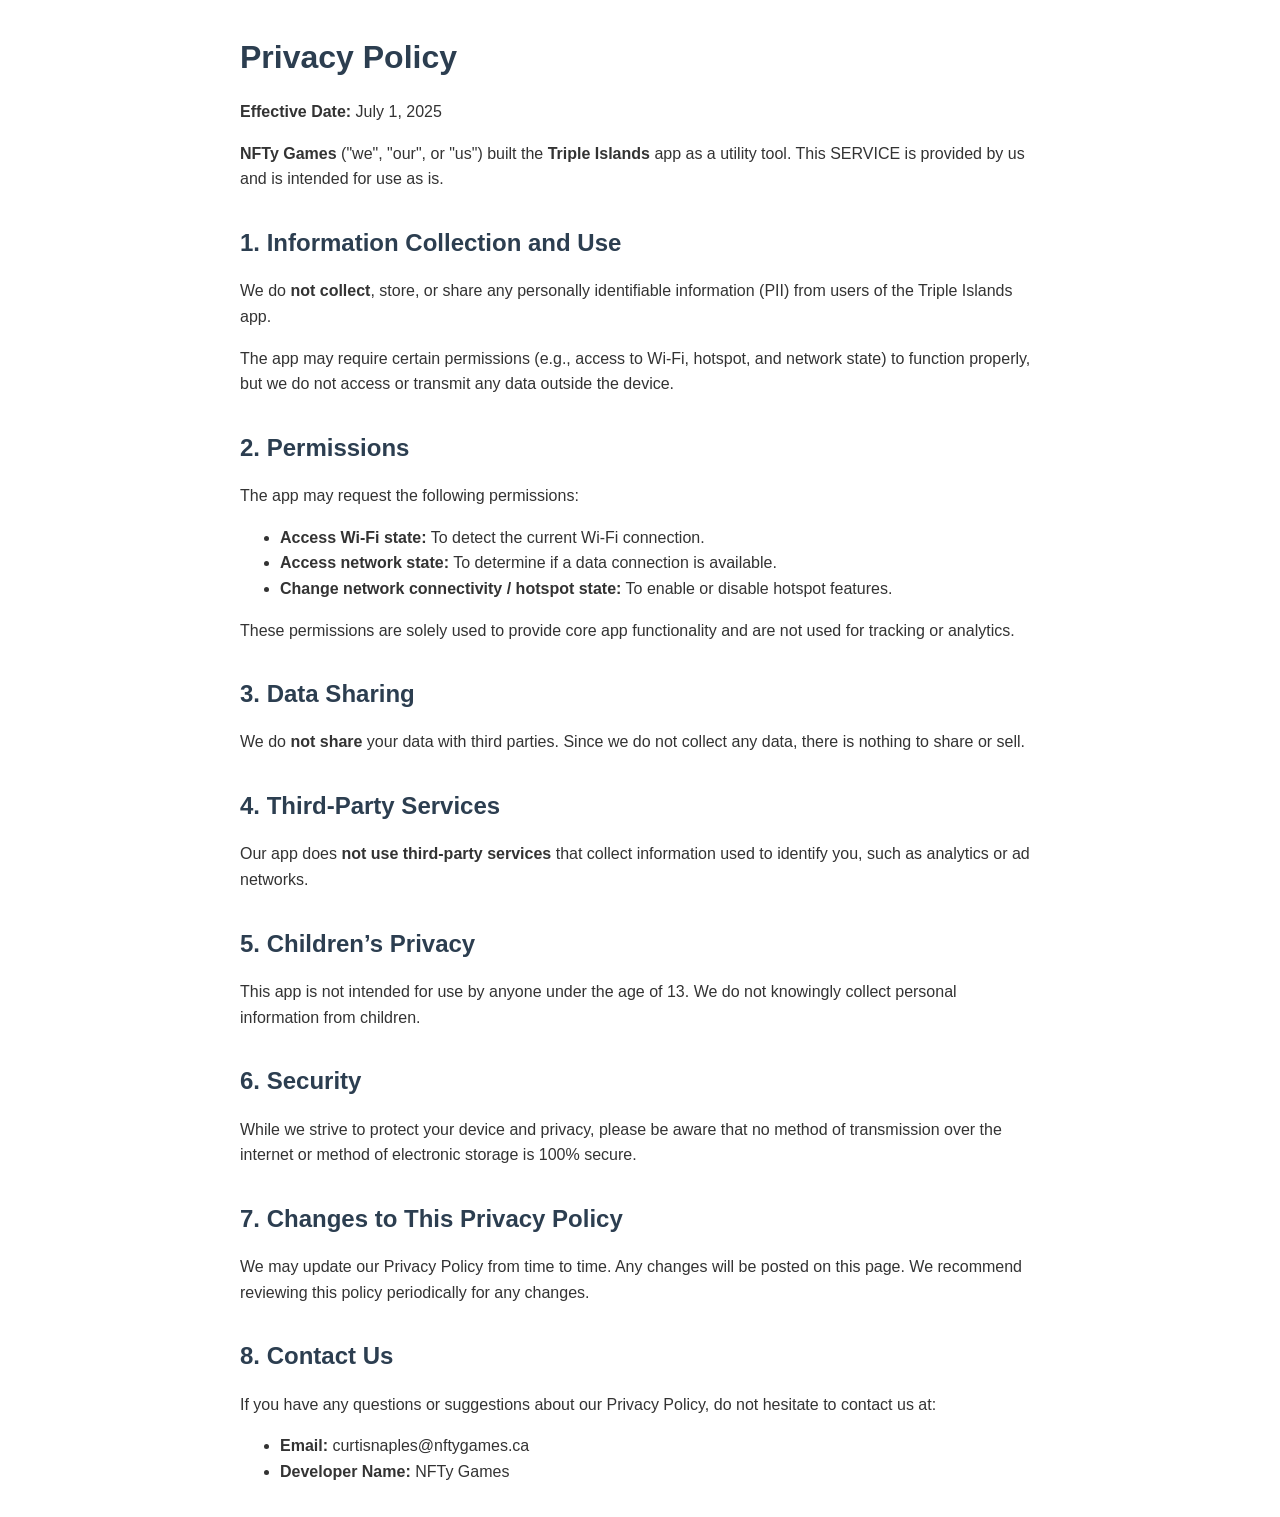
<file: PrivacyPolicy.html>
<!DOCTYPE html>
<html lang="en">
<head>
  <meta charset="UTF-8">
  <title>Privacy Policy - Triple Islands</title>
  <meta name="viewport" content="width=device-width, initial-scale=1.0">
  <style>
    body {
      font-family: Arial, sans-serif;
      line-height: 1.6;
      max-width: 800px;
      margin: 2rem auto;
      padding: 0 1rem;
      color: #333;
    }
    h1, h2 {
      color: #2c3e50;
    }
    h1 {
      margin-bottom: 1rem;
    }
    h2 {
      margin-top: 2rem;
      margin-bottom: 0.5rem;
    }
    p {
      margin-bottom: 1rem;
    }
    ul {
      margin-bottom: 1rem;
    }
  </style>
</head>
<body>

  <h1>Privacy Policy</h1>
  <p><strong>Effective Date:</strong> July 1, 2025</p>

  <p><strong>NFTy Games</strong> ("we", "our", or "us") built the <strong>Triple Islands</strong> app as a utility tool. This SERVICE is provided by us and is intended for use as is.</p>

  <h2>1. Information Collection and Use</h2>
  <p>We do <strong>not collect</strong>, store, or share any personally identifiable information (PII) from users of the Triple Islands app.</p>
  <p>The app may require certain permissions (e.g., access to Wi-Fi, hotspot, and network state) to function properly, but we do not access or transmit any data outside the device.</p>

  <h2>2. Permissions</h2>
  <p>The app may request the following permissions:</p>
  <ul>
    <li><strong>Access Wi-Fi state:</strong> To detect the current Wi-Fi connection.</li>
    <li><strong>Access network state:</strong> To determine if a data connection is available.</li>
    <li><strong>Change network connectivity / hotspot state:</strong> To enable or disable hotspot features.</li>
  </ul>
  <p>These permissions are solely used to provide core app functionality and are not used for tracking or analytics.</p>

  <h2>3. Data Sharing</h2>
  <p>We do <strong>not share</strong> your data with third parties. Since we do not collect any data, there is nothing to share or sell.</p>

  <h2>4. Third-Party Services</h2>
  <p>Our app does <strong>not use third-party services</strong> that collect information used to identify you, such as analytics or ad networks.</p>

  <h2>5. Children’s Privacy</h2>
  <p>This app is not intended for use by anyone under the age of 13. We do not knowingly collect personal information from children.</p>

  <h2>6. Security</h2>
  <p>While we strive to protect your device and privacy, please be aware that no method of transmission over the internet or method of electronic storage is 100% secure.</p>

  <h2>7. Changes to This Privacy Policy</h2>
  <p>We may update our Privacy Policy from time to time. Any changes will be posted on this page. We recommend reviewing this policy periodically for any changes.</p>

  <h2>8. Contact Us</h2>
  <p>If you have any questions or suggestions about our Privacy Policy, do not hesitate to contact us at:</p>
  <ul>
    <li><strong>Email:</strong> curtisnaples@nftygames.ca</li>
    <li><strong>Developer Name:</strong> NFTy Games</li>
  </ul>

</body>
</html>
</file>
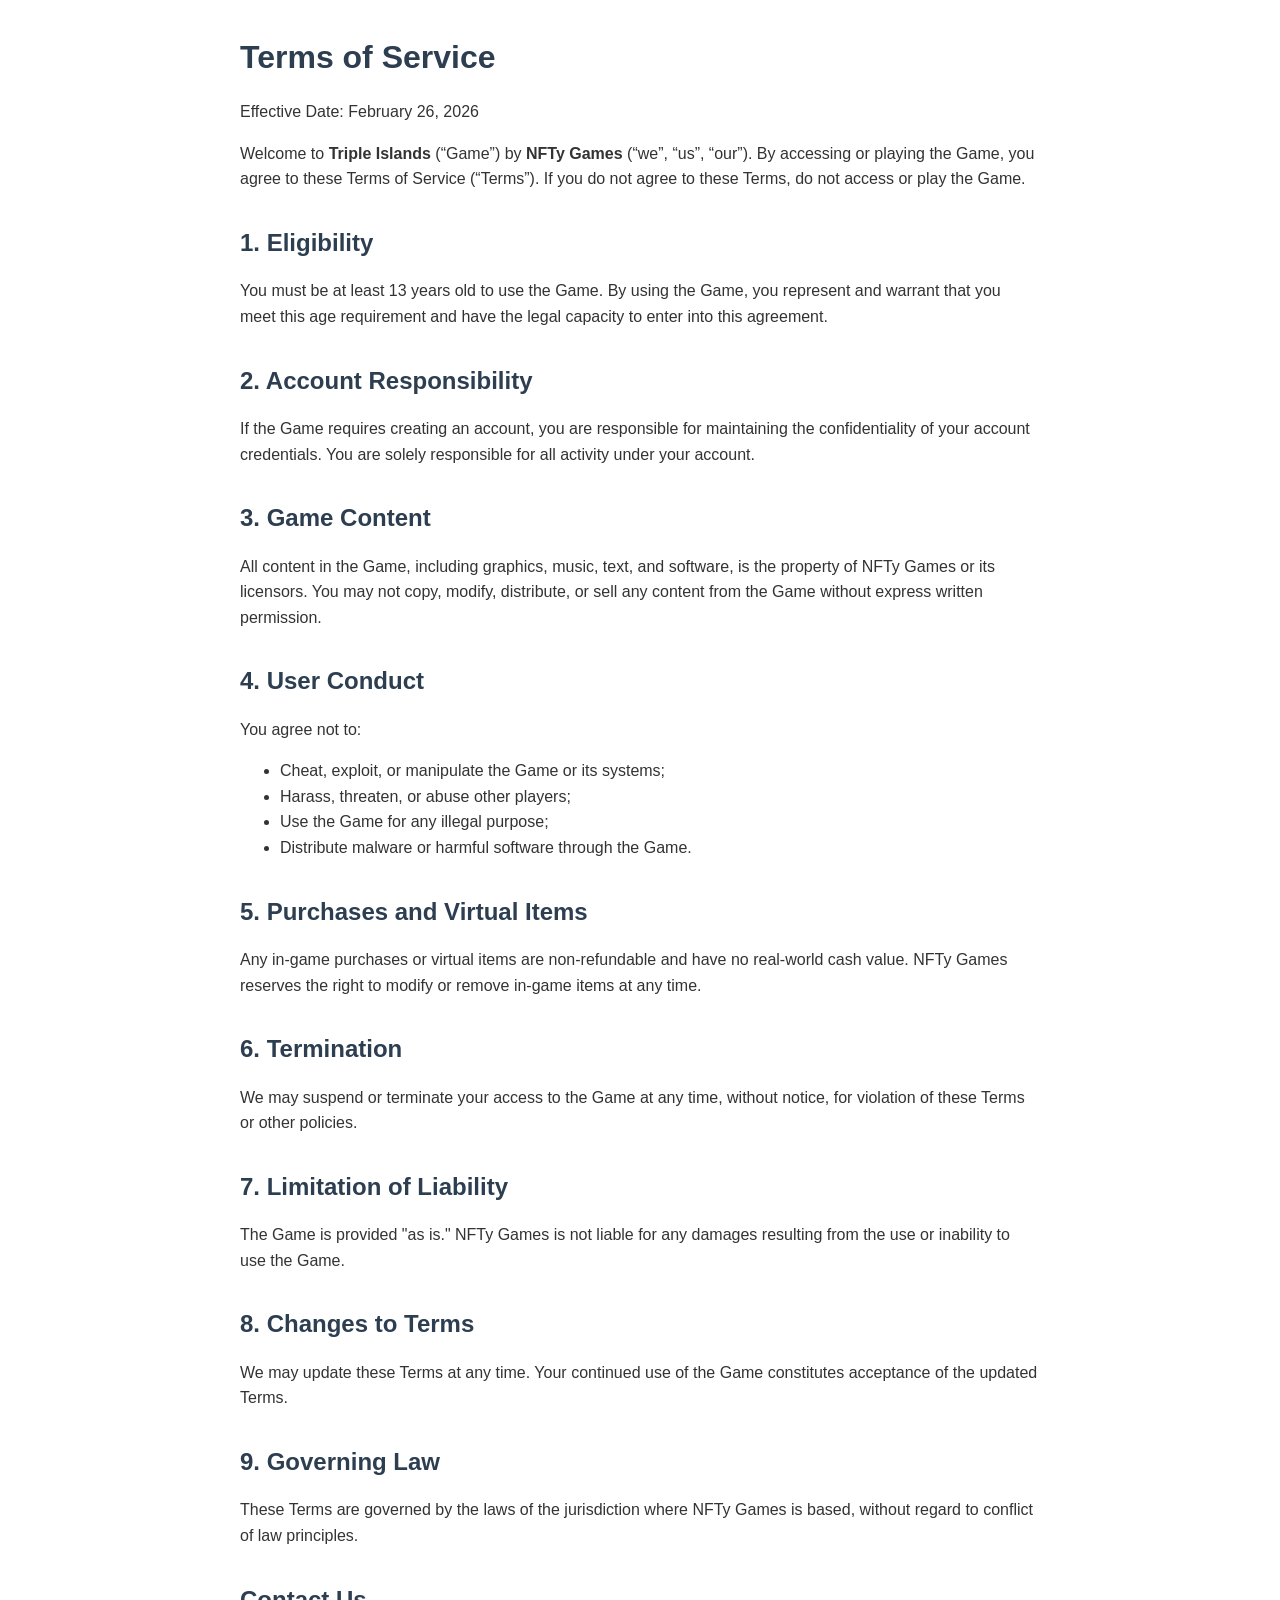
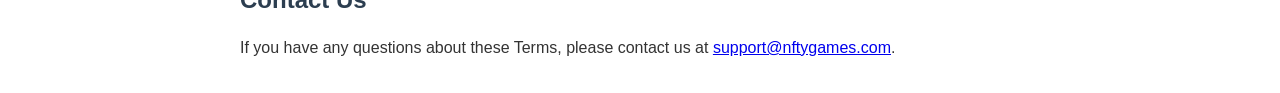
<file: TermsOfService.html>
<!DOCTYPE html>
<html lang="en">
<head>
  <meta charset="UTF-8">
  <meta name="viewport" content="width=device-width, initial-scale=1.0">
  <title>Terms of Service - Triple Islands</title>
  <style>
    body {
      font-family: Arial, sans-serif;
      line-height: 1.6;
      max-width: 800px;
      margin: 2rem auto;
      padding: 0 1rem;
      color: #333;
    }
    h1, h2 {
      color: #2c3e50;
    }
    h1 {
      margin-bottom: 1rem;
    }
    h2 {
      margin-top: 2rem;
      margin-bottom: 0.5rem;
    }
    p {
      margin-bottom: 1rem;
    }
    ul {
      margin-bottom: 1rem;
    }
  </style>
</head>
<body>

  <h1>Terms of Service</h1>
  <p>Effective Date: February 26, 2026</p>

  <p>Welcome to <strong>Triple Islands</strong> (“Game”) by <strong>NFTy Games</strong> (“we”, “us”, “our”). By accessing or playing the Game, you agree to these Terms of Service (“Terms”). If you do not agree to these Terms, do not access or play the Game.</p>

  <h2>1. Eligibility</h2>
  <p>You must be at least 13 years old to use the Game. By using the Game, you represent and warrant that you meet this age requirement and have the legal capacity to enter into this agreement.</p>

  <h2>2. Account Responsibility</h2>
  <p>If the Game requires creating an account, you are responsible for maintaining the confidentiality of your account credentials. You are solely responsible for all activity under your account.</p>

  <h2>3. Game Content</h2>
  <p>All content in the Game, including graphics, music, text, and software, is the property of NFTy Games or its licensors. You may not copy, modify, distribute, or sell any content from the Game without express written permission.</p>

  <h2>4. User Conduct</h2>
  <p>You agree not to:</p>
  <ul>
    <li>Cheat, exploit, or manipulate the Game or its systems;</li>
    <li>Harass, threaten, or abuse other players;</li>
    <li>Use the Game for any illegal purpose;</li>
    <li>Distribute malware or harmful software through the Game.</li>
  </ul>

  <h2>5. Purchases and Virtual Items</h2>
  <p>Any in-game purchases or virtual items are non-refundable and have no real-world cash value. NFTy Games reserves the right to modify or remove in-game items at any time.</p>

  <h2>6. Termination</h2>
  <p>We may suspend or terminate your access to the Game at any time, without notice, for violation of these Terms or other policies.</p>

  <h2>7. Limitation of Liability</h2>
  <p>The Game is provided "as is." NFTy Games is not liable for any damages resulting from the use or inability to use the Game.</p>

  <h2>8. Changes to Terms</h2>
  <p>We may update these Terms at any time. Your continued use of the Game constitutes acceptance of the updated Terms.</p>

  <h2>9. Governing Law</h2>
  <p>These Terms are governed by the laws of the jurisdiction where NFTy Games is based, without regard to conflict of law principles.</p>

  <h2>Contact Us</h2>
  <p>If you have any questions about these Terms, please contact us at <a href="mailto:support@nftygames.com">support@nftygames.com</a>.</p>

</body>
</html>
</file>
